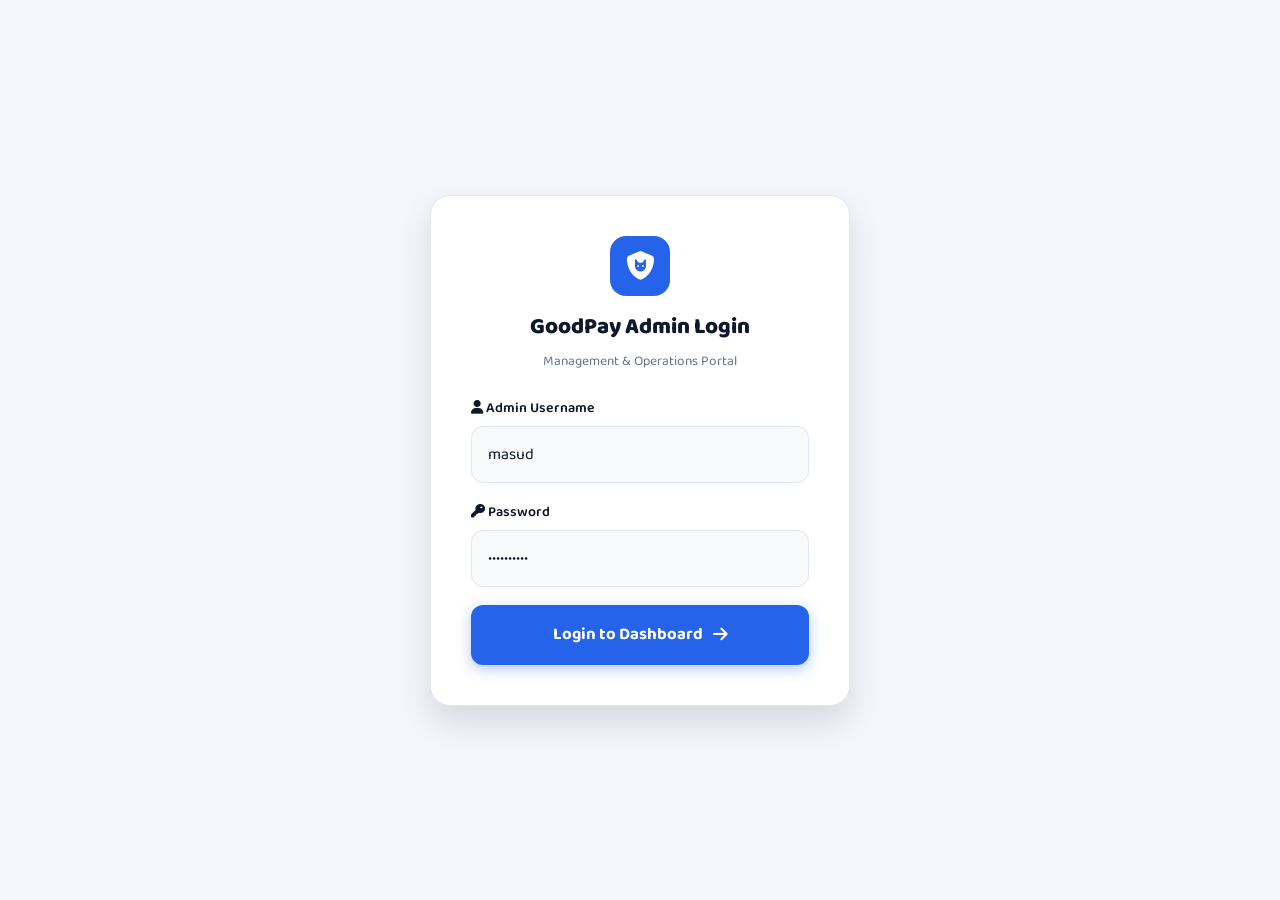
<file: admin/index.html>
<!DOCTYPE html>
<html lang="en" data-theme="light">
<head>
  <meta charset="UTF-8">
  <meta name="viewport" content="width=device-width, initial-scale=1.0">
  <title>GoodPay Admin Panel v2.0.0.1</title>
  
  <!-- FontAwesome 6 CDN -->
  <link rel="stylesheet" href="https://cdnjs.cloudflare.com/ajax/libs/font-awesome/6.4.0/css/all.min.css">
  <!-- Google Fonts: Baloo Da 2 & Outfit -->
  <link href="https://fonts.googleapis.com/css2?family=Baloo+Da+2:wght@400;500;600;700;800&family=Outfit:wght@300;400;500;600;700;800&display=swap" rel="stylesheet">
  <!-- Custom CSS -->
  <link rel="stylesheet" href="../assets/css/style.css">
</head>
<body class="admin-body">

  <!-- Admin Login Screen (Shown when logged out) -->
  <div id="adminAuthScreen" style="width: 100%; display: flex; align-items: center; justify-content: center; min-height: 100vh;">
    <div style="background: var(--bg-surface); border: 1px solid var(--border-color); border-radius: var(--radius-lg); padding: 40px; width: 100%; max-width: 420px; box-shadow: var(--shadow-lg);">
      <div style="text-align: center; margin-bottom: 24px;">
        <div style="width: 60px; height: 60px; background: var(--primary); color: #fff; border-radius: 16px; display: inline-flex; align-items: center; justify-content: center; font-size: 1.8rem; margin-bottom: 12px;">
          <i class="fa-solid fa-shield-cat"></i>
        </div>
        <h2 style="font-size: 1.4rem; font-weight: 800;">GoodPay Admin Login</h2>
        <p style="font-size: 0.85rem; color: var(--text-muted); margin-top: 4px;">Management & Operations Portal</p>
      </div>

      <form id="adminLoginForm">
        <div class="form-group">
          <label class="form-label"><i class="fa-solid fa-user"></i> Admin Username</label>
          <input type="text" id="adminUsernameInput" class="form-control" placeholder="masud" value="masud" required>
        </div>
        <div class="form-group">
          <label class="form-label"><i class="fa-solid fa-key"></i> Password</label>
          <input type="password" id="adminPasswordInput" class="form-control" placeholder="1516797685" value="1516797685" required>
        </div>
        <button type="submit" class="btn-primary" style="margin-top: 10px;">
          <span>Login to Dashboard</span>
          <i class="fa-solid fa-arrow-right"></i>
        </button>
      </form>
    </div>
  </div>

  <!-- Admin Dashboard Layout (Shown when logged in) -->
  <div id="adminDashboardLayout" style="display: none; width: 100%;">
    
    <!-- Left Collapsible Sidebar -->
    <aside id="adminSidebar" class="admin-sidebar">
      <div id="sidebarToggleBtn" class="sidebar-header" title="Click logo to collapse/expand menu">
        <div class="sidebar-logo">GP</div>
        <div>
          <div class="brand-name" style="font-weight: 800; font-size: 1.15rem; color: var(--text-main);">GoodPay Admin</div>
          <div class="brand-name" style="font-size: 0.7rem; color: var(--text-muted);">Version 2.0.0.1</div>
        </div>
      </div>

      <nav class="sidebar-menu">
        <button class="sidebar-btn active" data-admin-tab="adminUsersTab">
          <i class="fa-solid fa-users"></i>
          <span class="sidebar-text">Users</span>
        </button>
        <button class="sidebar-btn" data-admin-tab="adminRequestsTab">
          <i class="fa-solid fa-bell"></i>
          <span class="sidebar-text">Recharge Requests</span>
          <span id="requestsCountBadge" style="margin-left: auto; background: var(--danger); color: #fff; font-size: 0.7rem; padding: 2px 8px; border-radius: 10px; display: none;">0</span>
        </button>
        <button class="sidebar-btn" data-admin-tab="adminMfsTab">
          <i class="fa-solid fa-sliders"></i>
          <span class="sidebar-text">MFS Settings</span>
        </button>
        <button class="sidebar-btn" data-admin-tab="adminSettingsTab">
          <i class="fa-solid fa-gear"></i>
          <span class="sidebar-text">Settings</span>
        </button>
      </nav>

      <div style="padding: 16px; border-top: 1px solid var(--border-color);">
        <button id="adminLogoutBtn" onclick="adminLogout()" class="sidebar-btn" style="color: var(--danger);">
          <i class="fa-solid fa-right-from-bracket"></i>
          <span class="sidebar-text">Logout</span>
        </button>
      </div>
    </aside>

    <!-- Main Workspace -->
    <main class="admin-main">
      
      <!-- Admin Topbar -->
      <header class="admin-topbar">
        <div>
          <h2 id="pageTitle" style="font-size: 1.5rem; font-weight: 800;">Registered Users</h2>
          <p style="font-size: 0.85rem; color: var(--text-muted);">Manage platform users and virtual card accounts</p>
        </div>

        <div style="display: flex; align-items: center; gap: 14px; flex-wrap: wrap;">
          <button id="adminThemeToggleBtn" class="theme-toggle-btn" title="Toggle Light/Dark Theme">
            <i class="fa-solid fa-moon"></i>
          </button>
          <div style="display: flex; align-items: center; gap: 10px; background: var(--bg-surface); padding: 8px 16px; border-radius: 30px; border: 1px solid var(--border-color);">
            <div style="width: 32px; height: 32px; background: var(--primary-light); color: var(--primary); border-radius: 50%; display: flex; align-items: center; justify-content: center; font-weight: 800;">M</div>
            <span id="adminNameDisplay" style="font-weight: 700; font-size: 0.9rem;">Masud Admin</span>
          </div>
          <button id="adminTopLogoutBtn" onclick="adminLogout()" class="btn-sm btn-danger" style="padding: 8px 16px; font-weight: 700; font-size: 0.85rem; border-radius: 20px; cursor: pointer; display: inline-flex; align-items: center; gap: 6px; box-shadow: var(--shadow-sm);" title="Logout of Admin Panel">
            <i class="fa-solid fa-right-from-bracket"></i> <span>Log Out</span>
          </button>
        </div>
      </header>

      <!-- Toast Container -->
      <div id="adminToastContainer" class="toast-container"></div>

      <!-- Tab 1: Users Listing & Master Profile Trigger -->
      <section id="adminUsersTab" class="admin-tab-content">
        <div style="display: flex; justify-content: space-between; align-items: center; margin-bottom: 16px; gap: 12px; flex-wrap: wrap;">
          <div style="display: flex; gap: 10px; align-items: center; flex: 1; flex-wrap: wrap;">
            <input type="text" id="userSearchInput" class="form-control" placeholder="Search by phone, username or card number..." style="max-width: 320px;">
            <button type="button" id="bulkDeleteUsersBtn" onclick="bulkDeleteUsers()" class="btn-sm btn-danger" style="padding: 9px 16px; font-weight: 700; font-size: 0.85rem; border-radius: var(--radius-md); box-shadow: var(--shadow-sm); cursor: pointer; display: inline-flex; align-items: center; gap: 6px;">
              <i class="fa-solid fa-trash-can"></i> <span>Delete Selected</span> (<span id="selectedUsersCount">0</span>)
            </button>
          </div>
          <button id="refreshUsersBtn" class="btn-secondary" style="width: auto;"><i class="fa-solid fa-rotate"></i> Refresh</button>
        </div>

        <div class="data-table-container">
          <table class="data-table">
            <thead>
              <tr>
                <th style="width: 44px; text-align: center;">
                  <input type="checkbox" id="selectAllUsers" onchange="toggleSelectAllUsers(this.checked)" style="cursor: pointer; width: 16px; height: 16px; vertical-align: middle;" title="Select All Users">
                </th>
                <th>ID</th>
                <th>Phone Number</th>
                <th>Username</th>
                <th>Card Number</th>
                <th>Balance</th>
                <th>Card Status</th>
                <th>Verified</th>
                <th>Action</th>
              </tr>
            </thead>
            <tbody id="usersTableBody">
              <!-- Rendered dynamically by admin.js -->
            </tbody>
          </table>
        </div>

        <!-- Users Pagination Control (10 per page) -->
        <div id="usersPagination" style="display: flex; justify-content: space-between; align-items: center; padding: 12px 18px; background: var(--bg-surface); border: 1px solid var(--border-color); border-top: none; border-radius: 0 0 var(--radius-lg) var(--radius-lg); margin-bottom: 24px;">
          <button id="usersPrevBtn" class="btn-secondary" style="width: auto; padding: 6px 14px; font-size: 0.85rem;" disabled>
            <i class="fa-solid fa-chevron-left"></i> Previous
          </button>
          <span id="usersPageInfo" style="font-size: 0.85rem; font-weight: 700; color: var(--text-muted);">Page 1 of 1</span>
          <button id="usersNextBtn" class="btn-secondary" style="width: auto; padding: 6px 14px; font-size: 0.85rem;" disabled>
            Next <i class="fa-solid fa-chevron-right"></i>
          </button>
        </div>
      </section>

      <!-- Tab 2: Recharge Requests & Card Purchase Approvals -->
      <section id="adminRequestsTab" class="admin-tab-content" style="display: none;">
        <div style="display: flex; justify-content: space-between; align-items: center; margin-bottom: 16px; gap: 12px; flex-wrap: wrap;">
          <div style="display: flex; gap: 14px; align-items: center; flex-wrap: wrap;">
            <h3 style="font-size: 1.1rem; font-weight: 800; margin: 0;">All Purchases & Recharge History</h3>
            <button type="button" id="bulkDeleteRequestsBtn" onclick="bulkDeleteRequests()" class="btn-sm btn-danger" style="padding: 9px 16px; font-weight: 700; font-size: 0.85rem; border-radius: var(--radius-md); box-shadow: var(--shadow-sm); cursor: pointer; display: inline-flex; align-items: center; gap: 6px;">
              <i class="fa-solid fa-trash-can"></i> <span>Delete Selected</span> (<span id="selectedRequestsCount">0</span>)
            </button>
          </div>
          <button id="refreshRequestsBtn" class="btn-secondary" style="width: auto;"><i class="fa-solid fa-rotate"></i> Refresh</button>
        </div>

        <div class="data-table-container">
          <table class="data-table">
            <thead>
              <tr>
                <th style="width: 44px; text-align: center;">
                  <input type="checkbox" id="selectAllRequests" style="cursor: pointer; width: 16px; height: 16px; vertical-align: middle;" title="Select All Requests">
                </th>
                <th>Type</th>
                <th>User Phone</th>
                <th>Method</th>
                <th>Sender Number</th>
                <th>Amount (USD / BDT)</th>
                <th>Date</th>
                <th>Status / Actions</th>
              </tr>
            </thead>
            <tbody id="requestsTableBody">
              <!-- Rendered dynamically by admin.js -->
            </tbody>
          </table>
        </div>

        <!-- Requests Pagination Control (10 per page) -->
        <div id="requestsPagination" style="display: flex; justify-content: space-between; align-items: center; padding: 12px 18px; background: var(--bg-surface); border: 1px solid var(--border-color); border-top: none; border-radius: 0 0 var(--radius-lg) var(--radius-lg); margin-bottom: 24px;">
          <button id="requestsPrevBtn" class="btn-secondary" style="width: auto; padding: 6px 14px; font-size: 0.85rem;" disabled>
            <i class="fa-solid fa-chevron-left"></i> Previous
          </button>
          <span id="requestsPageInfo" style="font-size: 0.85rem; font-weight: 700; color: var(--text-muted);">Page 1 of 1</span>
          <button id="requestsNextBtn" class="btn-secondary" style="width: auto; padding: 6px 14px; font-size: 0.85rem;" disabled>
            Next <i class="fa-solid fa-chevron-right"></i>
          </button>
        </div>
      </section>

      <!-- Tab 3: MFS Settings -->
      <section id="adminMfsTab" class="admin-tab-content" style="display: none;">
        <div style="background: var(--bg-surface); border: 1px solid var(--border-color); border-radius: var(--radius-lg); padding: 30px; max-width: 680px; box-shadow: var(--shadow-sm);">
          <h3 style="font-size: 1.2rem; font-weight: 800; margin-bottom: 20px;">
            <i class="fa-solid fa-sliders" style="color: var(--primary);"></i> Mobile Financial Services (MFS) Configuration
          </h3>

          <form id="mfsSettingsForm">
            <h4 style="font-size: 0.95rem; font-weight: 700; color: var(--text-muted); margin-bottom: 14px; text-transform: uppercase;">Receiving Personal Numbers</h4>
            <div class="form-group">
              <label class="form-label">bKash Personal Number</label>
              <input type="text" id="mfsBkashInput" class="form-control" required>
            </div>
            <div class="form-group">
              <label class="form-label">Nagad Personal Number</label>
              <input type="text" id="mfsNagadInput" class="form-control" required>
            </div>
            <div class="form-group">
              <label class="form-label">Rocket Personal Number</label>
              <input type="text" id="mfsRocketInput" class="form-control" required>
            </div>

            <h4 style="font-size: 0.95rem; font-weight: 700; color: var(--text-muted); margin: 24px 0 14px 0; text-transform: uppercase;">Pricing & Rates</h4>
            <div class="form-group">
              <label class="form-label">Card Purchase Price (BDT)</label>
              <input type="number" id="mfsCardPriceInput" class="form-control" step="1" required>
            </div>
            <div class="form-group">
              <label class="form-label">USD to BDT Exchange Rate (1 USD)</label>
              <input type="number" id="mfsUsdRateInput" class="form-control" step="0.5" required>
            </div>
            <div class="form-group">
              <label class="form-label">Cash Out Charge Percentage (%)</label>
              <input type="number" id="mfsChargePctInput" class="form-control" step="0.1" required>
            </div>

            <button type="submit" class="btn-primary" style="margin-top: 10px;">
              <i class="fa-solid fa-floppy-disk"></i> Save Settings
            </button>
          </form>
        </div>
      </section>

      <!-- Tab 4: General Settings -->
      <section id="adminSettingsTab" class="admin-tab-content" style="display: none;">
        <div style="background: var(--bg-surface); border: 1px solid var(--border-color); border-radius: var(--radius-lg); padding: 30px; max-width: 600px; box-shadow: var(--shadow-sm);">
          <h3 style="font-size: 1.2rem; font-weight: 800; margin-bottom: 18px;">Admin Profile Settings</h3>
          <p style="font-size: 0.9rem; color: var(--text-muted); margin-bottom: 20px;">Administrator credentials management</p>

          <div class="form-group">
            <label class="form-label">Admin Username</label>
            <input type="text" class="form-control" value="masud" disabled>
          </div>
          <div class="form-group">
            <label class="form-label">Status</label>
            <input type="text" class="form-control" value="Super Administrator (Active)" disabled>
          </div>
          <div class="form-group">
            <label class="form-label">System Version</label>
            <input type="text" class="form-control" value="GoodPay v2.0.0.1 Full-Stack" disabled>
          </div>

          <div style="margin-top: 24px; padding-top: 20px; border-top: 1px solid var(--border-color);">
            <button type="button" onclick="adminLogout()" class="btn-primary" style="background: var(--danger); border-color: var(--danger); width: 100%; justify-content: center; gap: 8px;">
              <i class="fa-solid fa-right-from-bracket"></i> Log Out from Admin Panel
            </button>
          </div>
        </div>
      </section>

    </main>
  </div>

  <!-- Master User Profile Popup Modal (Full Admin CRUD) -->
  <div id="masterProfileModal" class="modal-overlay">
    <div class="modal-box" style="max-width: 720px;">
      <div class="modal-header">
        <h3 style="font-size: 1.2rem; font-weight: 800;">Master User Profile & CRUD</h3>
        <button class="modal-close closeModalBtn"><i class="fa-solid fa-xmark"></i></button>
      </div>

      <form id="masterUserForm">
        <input type="hidden" id="masterUserId">
        
        <div style="display: grid; grid-template-columns: 1fr 1fr; gap: 16px;">
          <div class="form-group">
            <label class="form-label">Username</label>
            <input type="text" id="masterUsername" class="form-control" required>
          </div>
          <div class="form-group">
            <label class="form-label">Phone Number</label>
            <input type="text" id="masterPhone" class="form-control" required>
          </div>
        </div>

        <div style="display: grid; grid-template-columns: 1fr 1fr; gap: 16px;">
          <div class="form-group">
            <label class="form-label">Email</label>
            <input type="email" id="masterEmail" class="form-control">
          </div>
          <div class="form-group">
            <label class="form-label">Password</label>
            <input type="text" id="masterPassword" class="form-control" required>
          </div>
        </div>

        <div class="form-group">
          <label class="form-label">Verification Status</label>
          <select id="masterVerified" class="form-control">
            <option value="0">Not Verified</option>
            <option value="1">Verified</option>
          </select>
        </div>

        <hr style="border: none; border-top: 1px solid var(--border-color); margin: 20px 0;">
        <h4 style="font-size: 1rem; font-weight: 700; color: var(--primary); margin-bottom: 14px;">Virtual Card Details</h4>

        <div style="display: grid; grid-template-columns: 2fr 1fr 1fr; gap: 12px;">
          <div class="form-group">
            <label class="form-label">Card Number</label>
            <input type="text" id="masterCardNumber" class="form-control" required>
          </div>
          <div class="form-group">
            <label class="form-label">CVV</label>
            <input type="text" id="masterCvv" class="form-control" required>
          </div>
          <div class="form-group">
            <label class="form-label">Expiry Date</label>
            <input type="text" id="masterExpiry" class="form-control" placeholder="MM/YY" required>
          </div>
        </div>

        <div style="display: grid; grid-template-columns: 1fr 1fr; gap: 16px;">
          <div class="form-group">
            <label class="form-label">Balance ($ USD)</label>
            <input type="number" id="masterBalance" class="form-control" step="0.01" required>
          </div>
          <div class="form-group">
            <label class="form-label">Card Status</label>
            <select id="masterCardStatus" class="form-control">
              <option value="unpurchased">Unpurchased</option>
              <option value="processing">Processing</option>
              <option value="active">Active</option>
            </select>
          </div>
        </div>

        <h4 style="font-size: 0.95rem; font-weight: 700; margin: 16px 0 10px 0;">User Transaction History</h4>
        <div id="masterUserHistory" style="max-height: 180px; overflow-y: auto; background: var(--input-bg); border: 1px solid var(--border-color); border-radius: var(--radius-md); padding: 12px; font-size: 0.85rem; margin-bottom: 20px;">
          <!-- History logs rendered by admin.js -->
        </div>

        <div style="display: flex; gap: 12px;">
          <button type="submit" class="btn-primary" style="flex: 1;">
            <i class="fa-solid fa-floppy-disk"></i> Save Master Changes
          </button>
          <button type="button" class="btn-secondary closeModalBtn" style="width: auto;">Cancel</button>
        </div>
      </form>
    </div>
  </div>

  <!-- Custom Admin Script -->
  <script src="../assets/js/admin.js?v=2.0.2"></script>
</body>
</html>
</file>
<file: assets/css/style.css>
/* GoodPay v2.0.0.1 - Core Design System & CSS Styling */
@import url('https://fonts.googleapis.com/css2?family=Baloo+Da+2:wght@400;500;600;700;800&family=Outfit:wght@300;400;500;600;700;800&display=swap');

:root {
  --bg-primary: #f4f6fb;
  --bg-surface: #ffffff;
  --bg-card: linear-gradient(135deg, #1e293b 0%, #0f172a 100%);
  --bg-glass: rgba(255, 255, 255, 0.85);
  --text-main: #0f172a;
  --text-muted: #64748b;
  --text-inverse: #ffffff;
  --border-color: #e2e8f0;
  
  --primary: #2563eb;
  --primary-hover: #1d4ed8;
  --primary-light: #eff6ff;
  --accent: #10b981;
  --accent-glow: rgba(16, 185, 129, 0.25);
  --warning: #f59e0b;
  --danger: #ef4444;

  --card-gradient: linear-gradient(135deg, #0284c7 0%, #1e1b4b 100%);
  --card-shadow: 0 20px 35px -10px rgba(2, 132, 199, 0.35);

  --nav-bg: rgba(255, 255, 255, 0.95);
  --nav-border: #e2e8f0;
  --input-bg: #f8fafc;

  --radius-lg: 20px;
  --radius-md: 12px;
  --radius-sm: 8px;
  
  --font-family: 'Baloo Da 2', 'Outfit', -apple-system, BlinkMacSystemFont, sans-serif;
  --shadow-sm: 0 2px 8px rgba(0,0,0,0.04);
  --shadow-md: 0 8px 24px rgba(0,0,0,0.08);
  --shadow-lg: 0 16px 32px rgba(0,0,0,0.12);
}

[data-theme="dark"] {
  --bg-primary: #0b0f17;
  --bg-surface: #151c28;
  --bg-card: linear-gradient(135deg, #111827 0%, #030712 100%);
  --bg-glass: rgba(21, 28, 40, 0.85);
  --text-main: #f8fafc;
  --text-muted: #94a3b8;
  --text-inverse: #ffffff;
  --border-color: #1e293b;

  --primary: #3b82f6;
  --primary-hover: #2563eb;
  --primary-light: rgba(59, 130, 246, 0.15);

  --card-gradient: linear-gradient(135deg, #0369a1 0%, #0f172a 100%);
  --card-shadow: 0 20px 35px -10px rgba(3, 105, 161, 0.4);

  --nav-bg: rgba(21, 28, 40, 0.95);
  --nav-border: #1e293b;
  --input-bg: #0f172a;
}

* {
  box-sizing: border-box;
  margin: 0;
  padding: 0;
  font-family: var(--font-family);
  -webkit-tap-highlight-color: transparent;
}

body {
  background-color: var(--bg-primary);
  color: var(--text-main);
  min-height: 100vh;
  transition: background-color 0.3s ease, color 0.3s ease;
  overflow-x: hidden;
}

/* Mobile Container Layout */
.app-wrapper {
  display: flex;
  justify-content: center;
  align-items: flex-start;
  min-height: 100vh;
  padding: 0;
  background-color: var(--bg-primary);
}

.mobile-frame {
  width: 100%;
  max-width: 440px;
  min-height: 100vh;
  background-color: var(--bg-surface);
  position: relative;
  display: flex;
  flex-direction: column;
  box-shadow: 0 0 40px rgba(0, 0, 0, 0.08);
  overflow: hidden;
}

@media (min-width: 480px) {
  .app-wrapper {
    padding: 20px 0;
  }
  .mobile-frame {
    min-height: 880px;
    height: 92vh;
    border-radius: 36px;
    border: 8px solid #111827;
    margin: auto;
  }
}

/* Mobile Header */
.app-header {
  padding: 18px 20px;
  display: flex;
  justify-content: space-between;
  align-items: center;
  border-bottom: 1px solid var(--border-color);
  background: var(--bg-surface);
  position: sticky;
  top: 0;
  z-index: 50;
}

.brand-title {
  display: flex;
  align-items: center;
  gap: 10px;
  font-size: 1.3rem;
  font-weight: 800;
  color: var(--primary);
  letter-spacing: -0.5px;
}

.brand-version {
  font-size: 0.7rem;
  background: var(--primary-light);
  color: var(--primary);
  padding: 3px 8px;
  border-radius: 12px;
  font-weight: 600;
}

.toast {
  padding: 12px 20px;
  background: var(--bg-surface);
  border: 1px solid var(--border-glass);
  color: white;
  border-radius: 8px;
  margin-bottom: 10px;
  display: flex;
  align-items: center;
  gap: 10px;
  font-weight: 500;
  box-shadow: 0 4px 15px rgba(0,0,0,0.3);
  animation: slideIn 0.3s ease-out forwards;
}
.toast-success { border-color: var(--accent-green); color: var(--accent-green); }
.toast-danger { border-color: var(--accent-red); color: var(--accent-red); }
.toast-info { border-color: var(--accent-cyan); color: var(--accent-cyan); }
.theme-toggle-btn {
  background: var(--input-bg);
  border: 1px solid var(--border-color);
  color: var(--text-main);
  width: 40px;
  height: 40px;
  border-radius: 50%;
  display: flex;
  align-items: center;
  justify-content: center;
  cursor: pointer;
  font-size: 1.1rem;
  transition: all 0.2s ease;
}
.theme-toggle-btn:hover {
  transform: scale(1.05);
}

/* Main Content Area */
.main-content {
  flex: 1;
  padding: 20px;
  padding-bottom: 100px;
  overflow-y: auto;
}

/* Virtual Credit Card Styling */
.virtual-card-container {
  perspective: 1000px;
  margin-bottom: 24px;
}

.virtual-card {
  width: 100%;
  aspect-ratio: 1.586;
  border-radius: 24px;
  background: var(--card-gradient);
  box-shadow: var(--card-shadow);
  padding: 24px;
  color: #ffffff;
  position: relative;
  overflow: hidden;
  display: flex;
  flex-direction: column;
  justify-content: space-between;
  transition: transform 0.4s ease, box-shadow 0.4s ease;
}

.virtual-card::before {
  content: '';
  position: absolute;
  top: -50%;
  right: -20%;
  width: 250px;
  height: 250px;
  background: radial-gradient(circle, rgba(255,255,255,0.15) 0%, rgba(255,255,255,0) 70%);
  border-radius: 50%;
  pointer-events: none;
}

.card-top {
  display: flex;
  justify-content: space-between;
  align-items: flex-start;
}

.card-chip-logo {
  display: flex;
  align-items: center;
  gap: 12px;
}

.chip-img {
  width: 44px;
  height: 32px;
  background: linear-gradient(135deg, #fcd34d 0%, #f59e0b 100%);
  border-radius: 6px;
  position: relative;
  overflow: hidden;
  box-shadow: inset 0 0 4px rgba(0,0,0,0.3);
}

.chip-img::after {
  content: '';
  position: absolute;
  inset: 4px;
  border: 1px solid rgba(0,0,0,0.2);
  border-radius: 3px;
}

.card-brand {
  font-weight: 800;
  font-size: 1.2rem;
  letter-spacing: 1px;
  font-style: italic;
  color: #ffffff;
}

.card-status-badge {
  font-size: 0.75rem;
  padding: 4px 10px;
  border-radius: 20px;
  font-weight: 700;
  text-transform: uppercase;
  letter-spacing: 0.5px;
}
.card-status-badge.unpurchased {
  background: rgba(245, 158, 11, 0.25);
  color: #fef3c7;
  border: 1px solid rgba(245, 158, 11, 0.4);
}
.card-status-badge.processing {
  background: rgba(59, 130, 246, 0.25);
  color: #93c5fd;
  border: 1px solid rgba(59, 130, 246, 0.4);
}
.card-status-badge.active {
  background: rgba(16, 185, 129, 0.25);
  color: #a7f3d0;
  border: 1px solid rgba(16, 185, 129, 0.4);
}

.card-balance-section {
  margin-top: 10px;
}

.card-balance-label {
  font-size: 0.75rem;
  text-transform: uppercase;
  letter-spacing: 1px;
  opacity: 0.8;
}

.card-balance-amount {
  font-size: 1.8rem;
  font-weight: 800;
  letter-spacing: -0.5px;
  color: #ffffff;
}

.card-number-display {
  font-family: 'Courier New', Courier, monospace;
  font-size: 1.25rem;
  font-weight: 700;
  letter-spacing: 2px;
  margin: 12px 0;
  text-shadow: 0 2px 4px rgba(0,0,0,0.3);
}

.card-bottom-details {
  display: flex;
  justify-content: space-between;
  align-items: flex-end;
}

.card-info-group {
  display: flex;
  flex-direction: column;
}

.info-label {
  font-size: 0.65rem;
  text-transform: uppercase;
  opacity: 0.75;
  letter-spacing: 0.5px;
}

.info-val {
  font-size: 0.9rem;
  font-weight: 700;
  letter-spacing: 1px;
  display: flex;
  align-items: center;
  gap: 6px;
}

.eye-btn {
  background: none;
  border: none;
  color: #ffffff;
  cursor: pointer;
  opacity: 0.85;
  font-size: 0.85rem;
  transition: opacity 0.2s;
}
.eye-btn:hover {
  opacity: 1;
}

/* Processing Notice Banner */
.processing-notice-box {
  background: var(--primary-light);
  border: 1px solid var(--primary);
  border-radius: var(--radius-md);
  padding: 16px;
  margin-bottom: 24px;
  text-align: center;
  color: var(--primary);
  font-weight: 600;
  animation: pulseNotice 2s infinite ease-in-out;
}

@keyframes pulseNotice {
  0%, 100% { opacity: 1; transform: scale(1); }
  50% { opacity: 0.9; transform: scale(0.99); }
}

/* Features List Styling */
.card-features-card {
  background: var(--bg-surface);
  border: 1px solid var(--border-color);
  border-radius: var(--radius-lg);
  padding: 20px;
  margin-bottom: 24px;
  box-shadow: var(--shadow-sm);
}

.features-header {
  font-size: 1.05rem;
  font-weight: 700;
  margin-bottom: 14px;
  color: var(--text-main);
  display: flex;
  align-items: center;
  gap: 8px;
}

.feature-item {
  display: flex;
  align-items: center;
  gap: 12px;
  padding: 10px 0;
  border-bottom: 1px dashed var(--border-color);
  font-size: 0.95rem;
  font-weight: 500;
  color: var(--text-main);
}
.feature-item:last-child {
  border-bottom: none;
}

.feature-icon {
  width: 28px;
  height: 28px;
  border-radius: 50%;
  background: var(--accent-glow);
  color: var(--accent);
  display: flex;
  align-items: center;
  justify-content: center;
  font-size: 0.8rem;
  flex-shrink: 0;
}

/* Buttons */
.btn-primary {
  width: 100%;
  padding: 16px;
  background: var(--primary);
  color: #ffffff;
  border: none;
  border-radius: var(--radius-md);
  font-size: 1.05rem;
  font-weight: 700;
  cursor: pointer;
  transition: all 0.2s ease;
  display: flex;
  align-items: center;
  justify-content: center;
  gap: 10px;
  box-shadow: 0 4px 14px rgba(37, 99, 235, 0.35);
}
.btn-primary:hover {
  background: var(--primary-hover);
  transform: translateY(-2px);
}
.btn-primary:active {
  transform: translateY(0);
}

.btn-secondary {
  width: 100%;
  padding: 14px;
  background: var(--input-bg);
  color: var(--text-main);
  border: 1px solid var(--border-color);
  border-radius: var(--radius-md);
  font-size: 0.95rem;
  font-weight: 600;
  cursor: pointer;
  transition: all 0.2s ease;
}

/* Bottom Navigation Bar */
.bottom-nav {
  position: absolute;
  bottom: 0;
  left: 0;
  right: 0;
  height: 72px;
  background: var(--nav-bg);
  border-top: 1px solid var(--nav-border);
  display: flex;
  justify-content: space-around;
  align-items: center;
  backdrop-filter: blur(12px);
  z-index: 100;
}

.nav-tab {
  display: flex;
  flex-direction: column;
  align-items: center;
  justify-content: center;
  gap: 4px;
  background: none;
  border: none;
  color: var(--text-muted);
  font-size: 0.75rem;
  font-weight: 600;
  cursor: pointer;
  width: 33.33%;
  height: 100%;
  transition: all 0.2s ease;
  position: relative;
}

.nav-tab i {
  font-size: 1.25rem;
  transition: transform 0.2s ease;
}

.nav-tab.active {
  color: var(--primary);
}

.nav-tab.active i {
  transform: translateY(-2px);
}

.nav-tab.active::after {
  content: '';
  position: absolute;
  top: 0;
  width: 36px;
  height: 3px;
  background: var(--primary);
  border-radius: 0 0 4px 4px;
}

/* Payment Flow Screens & Forms */
.form-group {
  margin-bottom: 18px;
}

.form-label {
  display: block;
  font-size: 0.88rem;
  font-weight: 600;
  margin-bottom: 6px;
  color: var(--text-main);
}

.form-control {
  width: 100%;
  padding: 14px 16px;
  background: var(--input-bg);
  border: 1.5px solid var(--border-color);
  border-radius: var(--radius-md);
  font-size: 1rem;
  color: var(--text-main);
  outline: none;
  transition: border-color 0.2s ease, box-shadow 0.2s ease;
}

.form-control:focus {
  border-color: var(--primary);
  box-shadow: 0 0 0 3px var(--primary-light);
}

/* Payment Gateway Options selector */
.gateway-grid {
  display: grid;
  grid-template-columns: repeat(3, 1fr);
  gap: 12px;
  margin-bottom: 20px;
}

.gateway-option {
  border: 2px solid var(--border-color);
  border-radius: var(--radius-md);
  padding: 12px 8px;
  text-align: center;
  cursor: pointer;
  transition: all 0.2s ease;
  background: var(--input-bg);
  display: flex;
  flex-direction: column;
  align-items: center;
  gap: 6px;
}

.gateway-option img, .gateway-icon {
  width: 36px;
  height: 36px;
  border-radius: 8px;
  object-fit: contain;
}

.gateway-option span {
  font-size: 0.85rem;
  font-weight: 700;
  color: var(--text-main);
}

.gateway-option.selected {
  border-color: var(--primary);
  background: var(--primary-light);
}

/* Number Copy Box */
.copy-number-box {
  background: var(--input-bg);
  border: 2px dashed var(--primary);
  border-radius: var(--radius-md);
  padding: 16px;
  display: flex;
  align-items: center;
  justify-content: space-between;
  margin: 16px 0;
}

.copy-number-text {
  font-family: monospace;
  font-size: 1.3rem;
  font-weight: 800;
  color: var(--primary);
  letter-spacing: 1px;
}

.copy-btn {
  background: var(--primary);
  color: #fff;
  border: none;
  padding: 8px 14px;
  border-radius: var(--radius-sm);
  font-weight: 600;
  font-size: 0.85rem;
  cursor: pointer;
  display: flex;
  align-items: center;
  gap: 6px;
}

/* Transaction History List */
.history-list {
  display: flex;
  flex-direction: column;
  gap: 10px;
  margin-top: 14px;
}

.history-item {
  background: var(--bg-surface);
  border: 1px solid var(--border-color);
  border-radius: var(--radius-md);
  padding: 14px;
  display: flex;
  justify-content: space-between;
  align-items: center;
}

.history-info {
  display: flex;
  flex-direction: column;
  gap: 2px;
}

.history-title {
  font-weight: 700;
  font-size: 0.95rem;
}

.history-date {
  font-size: 0.75rem;
  color: var(--text-muted);
}

.status-tag {
  font-size: 0.72rem;
  font-weight: 700;
  padding: 3px 8px;
  border-radius: 12px;
}
.status-tag.pending { background: #fef3c7; color: #d97706; }
.status-tag.approved { background: #d1fae5; color: #059669; }
.status-tag.rejected { background: #fee2e2; color: #dc2626; }

/* Professional Settings & Profile Styling */
.profile-hero-card {
  background: var(--bg-surface);
  border: 1px solid var(--border-color);
  border-radius: var(--radius-lg);
  padding: 24px 20px;
  margin-bottom: 20px;
  box-shadow: var(--shadow-sm);
  display: flex;
  flex-direction: column;
  align-items: center;
  text-align: center;
  position: relative;
  overflow: hidden;
}

.profile-hero-card::before {
  content: '';
  position: absolute;
  top: 0;
  left: 0;
  right: 0;
  height: 70px;
  background: linear-gradient(135deg, var(--primary) 0%, #1e1b4b 100%);
  opacity: 0.15;
}

.profile-avatar-wrapper {
  width: 76px;
  height: 76px;
  border-radius: 50%;
  background: linear-gradient(135deg, var(--primary) 0%, #1d4ed8 100%);
  color: #ffffff;
  display: flex;
  align-items: center;
  justify-content: center;
  font-size: 2.2rem;
  font-weight: 800;
  box-shadow: 0 8px 20px rgba(37, 99, 235, 0.3);
  margin-bottom: 12px;
  position: relative;
  z-index: 2;
  border: 4px solid var(--bg-surface);
}

.profile-name {
  font-size: 1.25rem;
  font-weight: 800;
  color: var(--text-main);
  margin-bottom: 4px;
}

.profile-phone-sub {
  font-size: 0.85rem;
  color: var(--text-muted);
  font-weight: 600;
  margin-bottom: 10px;
}

.settings-section-title {
  font-size: 0.82rem;
  font-weight: 800;
  text-transform: uppercase;
  letter-spacing: 0.8px;
  color: var(--text-muted);
  margin: 22px 0 10px 4px;
  display: flex;
  align-items: center;
  gap: 8px;
}

.settings-item-pro {
  padding: 16px 18px;
  display: flex;
  align-items: center;
  justify-content: space-between;
  border-bottom: 1px solid var(--border-color);
  background: none;
  width: 100%;
  text-align: left;
  color: var(--text-main);
  font-size: 0.95rem;
  font-weight: 600;
  cursor: pointer;
  transition: background 0.2s ease, transform 0.15s ease;
  border: none;
}

.settings-item-pro:hover {
  background: var(--primary-light);
}

.settings-item-pro:last-child {
  border-bottom: none;
}

.settings-subtext {
  font-size: 0.76rem;
  color: var(--text-muted);
  font-weight: 500;
  margin-top: 2px;
}

/* Prominent Price Highlight Badges */
.price-highlight-badge {
  margin-left: auto;
  background: linear-gradient(135deg, #2563eb 0%, #1d4ed8 100%);
  color: #ffffff;
  font-size: 1.1rem;
  font-weight: 800;
  padding: 6px 16px;
  border-radius: 20px;
  box-shadow: 0 4px 14px rgba(37, 99, 235, 0.35);
  letter-spacing: 0.5px;
  display: inline-flex;
  align-items: center;
  justify-content: center;
}

.modal-price-box {
  background: var(--primary-light);
  border: 2px solid var(--primary);
  border-radius: var(--radius-lg);
  padding: 16px;
  margin: 12px 0 20px 0;
  text-align: center;
  box-shadow: 0 8px 20px rgba(37, 99, 235, 0.15);
}

.modal-price-highlight {
  font-size: 2.6rem;
  font-weight: 900;
  color: var(--primary);
  letter-spacing: -0.5px;
  text-shadow: 0 2px 8px rgba(37, 99, 235, 0.2);
  line-height: 1.1;
}

/* Admin Panel Desktop Specific Styles */
.admin-body {
  display: flex;
  min-height: 100vh;
  background-color: var(--bg-primary);
}

.admin-sidebar {
  width: 260px;
  background: var(--bg-surface);
  border-right: 1px solid var(--border-color);
  display: flex;
  flex-direction: column;
  transition: width 0.3s ease;
  position: fixed;
  top: 0;
  bottom: 0;
  left: 0;
  z-index: 100;
}

.admin-sidebar.collapsed {
  width: 80px;
}

.admin-sidebar.collapsed .sidebar-text,
.admin-sidebar.collapsed .brand-name {
  display: none;
}

.sidebar-header {
  padding: 20px;
  display: flex;
  align-items: center;
  gap: 12px;
  border-bottom: 1px solid var(--border-color);
  cursor: pointer;
}

.sidebar-logo {
  width: 40px;
  height: 40px;
  background: var(--primary);
  color: #fff;
  border-radius: 12px;
  display: flex;
  align-items: center;
  justify-content: center;
  font-weight: 800;
  font-size: 1.2rem;
  flex-shrink: 0;
}

.sidebar-menu {
  padding: 20px 12px;
  display: flex;
  flex-direction: column;
  gap: 6px;
  flex: 1;
}

.sidebar-btn {
  display: flex;
  align-items: center;
  gap: 14px;
  padding: 14px 16px;
  border-radius: var(--radius-md);
  border: none;
  background: none;
  color: var(--text-muted);
  font-size: 0.95rem;
  font-weight: 600;
  cursor: pointer;
  width: 100%;
  transition: all 0.2s ease;
  text-decoration: none;
}
.sidebar-btn i {
  font-size: 1.15rem;
  width: 24px;
  text-align: center;
}
.sidebar-btn:hover, .sidebar-btn.active {
  background: var(--primary-light);
  color: var(--primary);
}

.admin-main {
  flex: 1;
  margin-left: 260px;
  padding: 24px 32px;
  transition: margin-left 0.3s ease;
}
.admin-sidebar.collapsed ~ .admin-main {
  margin-left: 80px;
}

.admin-topbar {
  display: flex;
  justify-content: space-between;
  align-items: center;
  margin-bottom: 28px;
  padding-bottom: 16px;
  border-bottom: 1px solid var(--border-color);
}

/* Toast Container */
.toast-container {
  position: fixed;
  top: 20px;
  right: 20px;
  z-index: 2000;
  display: flex;
  flex-direction: column;
  gap: 10px;
}

.mobile-frame .toast-container {
  position: absolute;
  top: 75px;
  left: 16px;
  right: 16px;
  z-index: 9999;
  pointer-events: none;
}

.toast {
  background: var(--bg-surface);
  color: var(--text-main);
  border: 1px solid var(--border-color);
  border-left: 4px solid var(--primary);
  padding: 12px 18px;
  border-radius: var(--radius-md);
  box-shadow: var(--shadow-md);
  font-size: 0.88rem;
  font-weight: 600;
  animation: slideInRight 0.3s forwards;
  pointer-events: auto;
}

@keyframes slideInRight {
  from { transform: translateY(-10px); opacity: 0; }
  to { transform: translateY(0); opacity: 1; }
}

/* Modal Popup Dialog */
.modal-overlay {
  position: fixed;
  inset: 0;
  background: rgba(0, 0, 0, 0.65);
  backdrop-filter: blur(4px);
  display: flex;
  align-items: center;
  justify-content: center;
  z-index: 1000;
  opacity: 0;
  pointer-events: none;
  transition: opacity 0.25s ease;
  padding: 16px;
}

.mobile-frame .modal-overlay {
  position: absolute;
  top: 0;
  left: 0;
  right: 0;
  bottom: 0;
  width: 100%;
  height: 100%;
  border-radius: inherit;
  z-index: 800;
  padding: 16px;
  box-sizing: border-box;
  background: rgba(0, 0, 0, 0.7);
  backdrop-filter: blur(6px);
}

.modal-overlay.active {
  opacity: 1;
  pointer-events: auto;
}

.modal-box {
  background: var(--bg-surface);
  border: 1px solid var(--border-color);
  border-radius: var(--radius-lg);
  width: 100%;
  max-width: 540px;
  max-height: 90vh;
  overflow-y: auto;
  padding: 24px;
  box-shadow: var(--shadow-lg);
  transform: translateY(20px);
  transition: transform 0.25s ease;
  box-sizing: border-box;
}

.mobile-frame .modal-box {
  width: 100%;
  max-width: 100%;
  max-height: 82vh;
  padding: 20px 16px;
  border-radius: 24px;
  margin: auto;
}

.mobile-frame .gateway-grid {
  grid-template-columns: repeat(3, 1fr);
  gap: 6px;
  margin-bottom: 14px;
}

.mobile-frame .gateway-option {
  padding: 8px 4px;
}

.mobile-frame .gateway-option span {
  font-size: 0.75rem;
}

.mobile-frame .copy-number-box {
  padding: 12px;
  flex-wrap: wrap;
  gap: 8px;
  justify-content: space-between;
}

.mobile-frame .copy-number-text {
  font-size: 1.1rem;
}

.modal-overlay.active .modal-box {
  transform: translateY(0);
}

.modal-header {
  display: flex;
  justify-content: space-between;
  align-items: center;
  margin-bottom: 18px;
  padding-bottom: 12px;
  border-bottom: 1px solid var(--border-color);
}

.modal-close {
  background: none;
  border: none;
  font-size: 1.2rem;
  color: var(--text-muted);
  cursor: pointer;
}

/* Data Tables */
.data-table-container {
  background: var(--bg-surface);
  border: 1px solid var(--border-color);
  border-radius: var(--radius-lg);
  overflow: hidden;
  box-shadow: var(--shadow-sm);
}

.data-table {
  width: 100%;
  border-collapse: collapse;
  text-align: left;
}

.data-table th, .data-table td {
  padding: 14px 18px;
  border-bottom: 1px solid var(--border-color);
  font-size: 0.9rem;
}

.data-table th {
  background: var(--input-bg);
  font-weight: 700;
  color: var(--text-muted);
  text-transform: uppercase;
  font-size: 0.75rem;
  letter-spacing: 0.5px;
}

.data-table tr:hover {
  background: var(--primary-light);
}

/* Action Buttons inside Table */
.btn-sm {
  padding: 6px 12px;
  border-radius: var(--radius-sm);
  font-size: 0.8rem;
  font-weight: 600;
  border: none;
  cursor: pointer;
  display: inline-flex;
  align-items: center;
  gap: 6px;
}
.btn-success { background: #10b981; color: #fff; }
.btn-danger { background: #ef4444; color: #fff; }
.btn-info { background: #2563eb; color: #fff; }

/* Toast Notifications */
.toast-container {
  position: fixed;
  top: 20px;
  right: 20px;
  z-index: 2000;
  display: flex;
  flex-direction: column;
  gap: 10px;
}

.toast {
  background: var(--bg-surface);
  color: var(--text-main);
  border: 1px solid var(--border-color);
  border-left: 4px solid var(--primary);
  padding: 12px 20px;
  border-radius: var(--radius-md);
  box-shadow: var(--shadow-md);
  font-size: 0.9rem;
  font-weight: 600;
  animation: slideInRight 0.3s forwards;
}

@keyframes slideInRight {
  from { transform: translateX(100%); opacity: 0; }
  to { transform: translateX(0); opacity: 1; }
}
</file>
